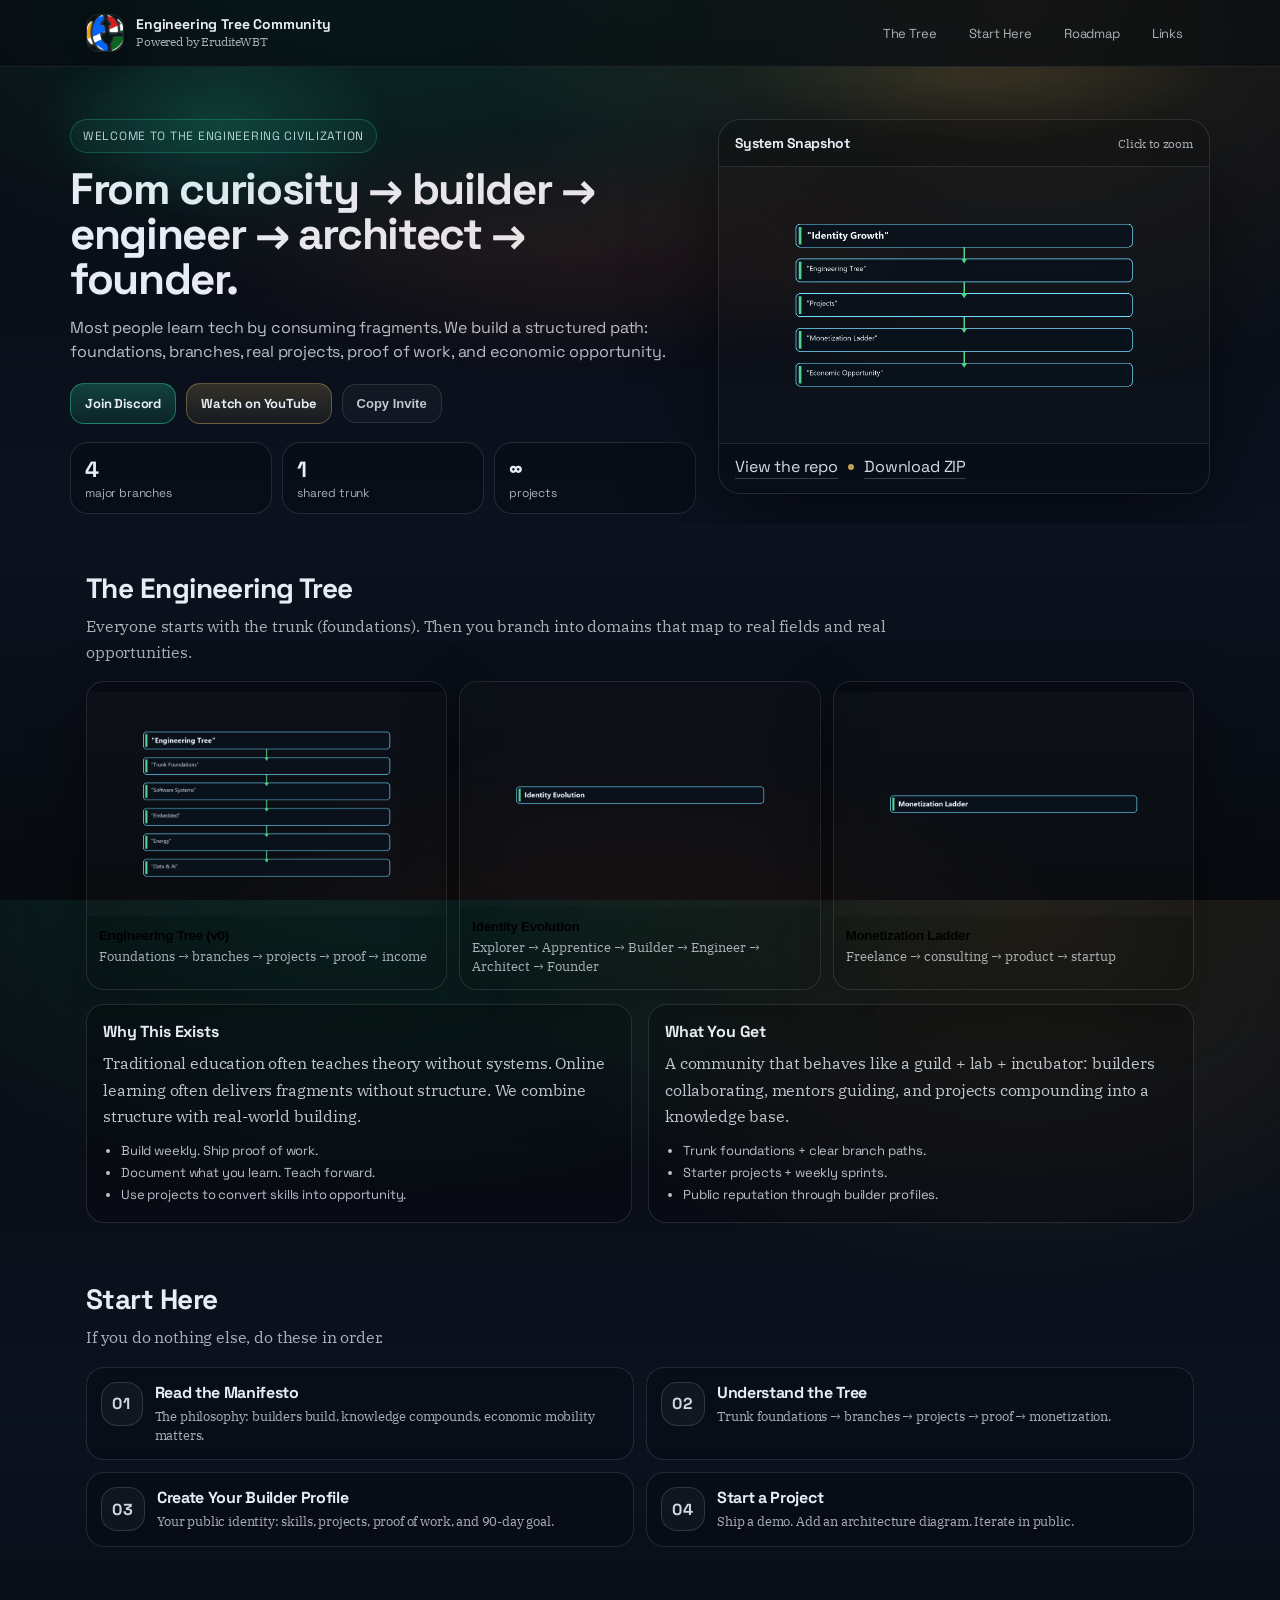
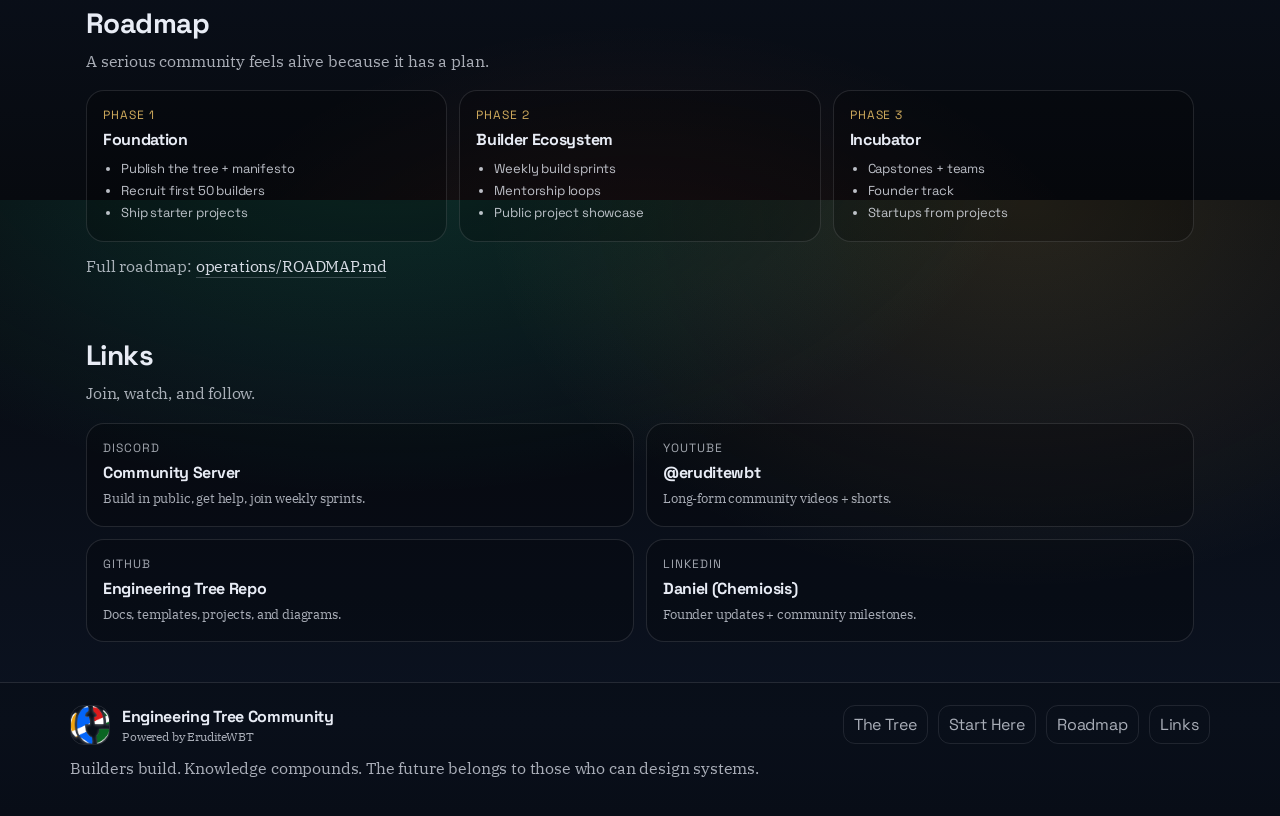
<file: docs/index.html>
<!doctype html>
<html lang="en">
  <head>
    <meta charset="utf-8" />
    <meta name="viewport" content="width=device-width, initial-scale=1" />
    <meta
      name="description"
      content="Engineering Tree Community — a builder ecosystem transforming curiosity into engineering power and income. Powered by EruditeWBT."
    />

    <title>Engineering Tree Community | Powered by EruditeWBT</title>

    <meta property="og:title" content="Engineering Tree Community" />
    <meta
      property="og:description"
      content="A builder ecosystem transforming curiosity into engineering power and income. Powered by EruditeWBT."
    />
    <meta property="og:type" content="website" />

    <link rel="icon" href="assets/eruditewbt_logo.jpg" />
    <link rel="preconnect" href="https://fonts.googleapis.com" />
    <link rel="preconnect" href="https://fonts.gstatic.com" crossorigin />
    <link
      href="https://fonts.googleapis.com/css2?family=Space+Grotesk:wght@400;600;700&family=IBM+Plex+Serif:wght@400;600&display=swap"
      rel="stylesheet"
    />

    <link rel="stylesheet" href="styles.css" />
  </head>
  <body>
    <a class="skip" href="#main">Skip to content</a>

    <header class="top">
      <div class="top__inner">
        <div class="brand">
          <img class="brand__logo" src="assets/eruditewbt_logo.jpg" alt="EruditeWBT logo" />
          <div class="brand__text">
            <div class="brand__name">Engineering Tree Community</div>
            <div class="brand__sub">Powered by EruditeWBT</div>
          </div>
        </div>

        <nav class="nav" aria-label="Primary">
          <a class="nav__link" href="#tree">The Tree</a>
          <a class="nav__link" href="#start">Start Here</a>
          <a class="nav__link" href="#roadmap">Roadmap</a>
          <a class="nav__link" href="#links">Links</a>
        </nav>
      </div>
    </header>

    <main id="main" class="main">
      <section class="hero">
        <div class="hero__bg" aria-hidden="true"></div>
        <div class="hero__grid">
          <div class="hero__copy">
            <p class="eyebrow">Welcome to the Engineering Civilization</p>
            <h1 class="hero__title">
              From curiosity → builder → engineer → architect → founder.
            </h1>
            <p class="hero__lede">
              Most people learn tech by consuming fragments. We build a structured path: foundations,
              branches, real projects, proof of work, and economic opportunity.
            </p>

            <div class="cta">
              <a class="btn btn--primary" href="https://discord.gg/8e4bQNknA" target="_blank" rel="noreferrer">
                Join Discord
              </a>
              <a class="btn btn--ghost" href="https://www.youtube.com/@eruditewbt" target="_blank" rel="noreferrer">
                Watch on YouTube
              </a>
              <button class="btn btn--quiet" type="button" data-copy="https://discord.gg/8e4bQNknA">
                Copy Invite
              </button>
            </div>

            <div class="stats">
              <div class="stat">
                <div class="stat__n">4</div>
                <div class="stat__k">major branches</div>
              </div>
              <div class="stat">
                <div class="stat__n">1</div>
                <div class="stat__k">shared trunk</div>
              </div>
              <div class="stat">
                <div class="stat__n">∞</div>
                <div class="stat__k">projects</div>
              </div>
            </div>
          </div>

          <div class="hero__panel">
            <div class="panel">
              <div class="panel__head">
                <div class="panel__title">System Snapshot</div>
                <div class="panel__hint">Click to zoom</div>
              </div>
              <button class="panel__img" type="button" data-modal-img="assets/diagrams/combined_system_diagram.png">
                <img
                  src="assets/diagrams/combined_system_diagram.png"
                  alt="Combined system diagram preview"
                  loading="lazy"
                />
              </button>
              <div class="panel__foot">
                <a
                  class="inline"
                  href="https://github.com/eruditewbt/engineering-tree-community_repo"
                  target="_blank"
                  rel="noreferrer"
                >
                  View the repo
                </a>
                <span class="dot" aria-hidden="true"></span>
                <a
                  class="inline"
                  href="https://github.com/eruditewbt/engineering-tree-community_repo/archive/refs/heads/main.zip"
                  target="_blank"
                  rel="noreferrer"
                >
                  Download ZIP
                </a>
              </div>
            </div>
          </div>
        </div>
      </section>

      <section class="section" id="tree">
        <div class="section__head">
          <h2 class="section__title">The Engineering Tree</h2>
          <p class="section__sub">
            Everyone starts with the trunk (foundations). Then you branch into domains that map to real fields and real
            opportunities.
          </p>
        </div>

        <div class="gallery">
          <button class="card" type="button" data-modal-img="assets/diagrams/engineering_tree_styled.png">
            <img src="assets/diagrams/engineering_tree_styled.png" alt="Engineering tree diagram" loading="lazy" />
            <div class="card__meta">
              <div class="card__t">Engineering Tree (v0)</div>
              <div class="card__d">Foundations → branches → projects → proof → income</div>
            </div>
          </button>

          <button class="card" type="button" data-modal-img="assets/diagrams/identity_evolution.png">
            <img src="assets/diagrams/identity_evolution.png" alt="Identity evolution diagram" loading="lazy" />
            <div class="card__meta">
              <div class="card__t">Identity Evolution</div>
              <div class="card__d">Explorer → Apprentice → Builder → Engineer → Architect → Founder</div>
            </div>
          </button>

          <button class="card" type="button" data-modal-img="assets/diagrams/monetization_ladder.png">
            <img src="assets/diagrams/monetization_ladder.png" alt="Monetization ladder diagram" loading="lazy" />
            <div class="card__meta">
              <div class="card__t">Monetization Ladder</div>
              <div class="card__d">Freelance → consulting → product → startup</div>
            </div>
          </button>
        </div>

        <div class="split">
          <div class="split__col">
            <h3 class="h3">Why This Exists</h3>
            <p class="p">
              Traditional education often teaches theory without systems. Online learning often delivers fragments without
              structure. We combine structure with real-world building.
            </p>
            <ul class="list">
              <li>Build weekly. Ship proof of work.</li>
              <li>Document what you learn. Teach forward.</li>
              <li>Use projects to convert skills into opportunity.</li>
            </ul>
          </div>
          <div class="split__col">
            <h3 class="h3">What You Get</h3>
            <p class="p">
              A community that behaves like a guild + lab + incubator: builders collaborating, mentors guiding, and projects
              compounding into a knowledge base.
            </p>
            <ul class="list">
              <li>Trunk foundations + clear branch paths.</li>
              <li>Starter projects + weekly sprints.</li>
              <li>Public reputation through builder profiles.</li>
            </ul>
          </div>
        </div>
      </section>

      <section class="section" id="start">
        <div class="section__head">
          <h2 class="section__title">Start Here</h2>
          <p class="section__sub">If you do nothing else, do these in order.</p>
        </div>

        <div class="steps">
          <a
            class="step"
            href="https://github.com/eruditewbt/engineering-tree-community_repo/blob/main/manifesto/BUILDER_MANIFESTO.md"
            target="_blank"
            rel="noreferrer"
          >
            <div class="step__n">01</div>
            <div class="step__b">
              <div class="step__t">Read the Manifesto</div>
              <div class="step__d">The philosophy: builders build, knowledge compounds, economic mobility matters.</div>
            </div>
          </a>

          <a
            class="step"
            href="https://github.com/eruditewbt/engineering-tree-community_repo/blob/main/tree_v0/ENGINEERING_TREE_V0.md"
            target="_blank"
            rel="noreferrer"
          >
            <div class="step__n">02</div>
            <div class="step__b">
              <div class="step__t">Understand the Tree</div>
              <div class="step__d">Trunk foundations → branches → projects → proof → monetization.</div>
            </div>
          </a>

          <a
            class="step"
            href="https://github.com/eruditewbt/engineering-tree-community_repo/blob/main/builders/profile_template.md"
            target="_blank"
            rel="noreferrer"
          >
            <div class="step__n">03</div>
            <div class="step__b">
              <div class="step__t">Create Your Builder Profile</div>
              <div class="step__d">Your public identity: skills, projects, proof of work, and 90-day goal.</div>
            </div>
          </a>

          <a
            class="step"
            href="https://github.com/eruditewbt/engineering-tree-community_repo/blob/main/projects/project_template.md"
            target="_blank"
            rel="noreferrer"
          >
            <div class="step__n">04</div>
            <div class="step__b">
              <div class="step__t">Start a Project</div>
              <div class="step__d">Ship a demo. Add an architecture diagram. Iterate in public.</div>
            </div>
          </a>
        </div>
      </section>

      <section class="section" id="roadmap">
        <div class="section__head">
          <h2 class="section__title">Roadmap</h2>
          <p class="section__sub">A serious community feels alive because it has a plan.</p>
        </div>

        <div class="roadmap">
          <div class="roadmap__card">
            <div class="roadmap__k">Phase 1</div>
            <div class="roadmap__t">Foundation</div>
            <ul class="list">
              <li>Publish the tree + manifesto</li>
              <li>Recruit first 50 builders</li>
              <li>Ship starter projects</li>
            </ul>
          </div>
          <div class="roadmap__card">
            <div class="roadmap__k">Phase 2</div>
            <div class="roadmap__t">Builder Ecosystem</div>
            <ul class="list">
              <li>Weekly build sprints</li>
              <li>Mentorship loops</li>
              <li>Public project showcase</li>
            </ul>
          </div>
          <div class="roadmap__card">
            <div class="roadmap__k">Phase 3</div>
            <div class="roadmap__t">Incubator</div>
            <ul class="list">
              <li>Capstones + teams</li>
              <li>Founder track</li>
              <li>Startups from projects</li>
            </ul>
          </div>
        </div>

        <p class="small">
          Full roadmap:
          <a
            class="inline"
            href="https://github.com/eruditewbt/engineering-tree-community_repo/blob/main/operations/ROADMAP.md"
            target="_blank"
            rel="noreferrer"
            >operations/ROADMAP.md</a
          >
        </p>
      </section>

      <section class="section" id="links">
        <div class="section__head">
          <h2 class="section__title">Links</h2>
          <p class="section__sub">Join, watch, and follow.</p>
        </div>

        <div class="links">
          <a class="linkcard" href="https://discord.gg/8e4bQNknA" target="_blank" rel="noreferrer">
            <div class="linkcard__k">Discord</div>
            <div class="linkcard__t">Community Server</div>
            <div class="linkcard__d">Build in public, get help, join weekly sprints.</div>
          </a>

          <a class="linkcard" href="https://www.youtube.com/@eruditewbt" target="_blank" rel="noreferrer">
            <div class="linkcard__k">YouTube</div>
            <div class="linkcard__t">@eruditewbt</div>
            <div class="linkcard__d">Long-form community videos + shorts.</div>
          </a>

          <a
            class="linkcard"
            href="https://github.com/eruditewbt/engineering-tree-community_repo"
            target="_blank"
            rel="noreferrer"
          >
            <div class="linkcard__k">GitHub</div>
            <div class="linkcard__t">Engineering Tree Repo</div>
            <div class="linkcard__d">Docs, templates, projects, and diagrams.</div>
          </a>

          <a
            class="linkcard"
            href="https://www.linkedin.com/in/chemiosis-daniel-34542826a"
            target="_blank"
            rel="noreferrer"
          >
            <div class="linkcard__k">LinkedIn</div>
            <div class="linkcard__t">Daniel (Chemiosis)</div>
            <div class="linkcard__d">Founder updates + community milestones.</div>
          </a>
        </div>
      </section>

      <footer class="foot">
        <div class="foot__inner">
          <div class="foot__left">
            <div class="foot__brand">
              <img class="foot__logo" src="assets/eruditewbt_logo.jpg" alt="" />
              <div>
                <div class="foot__title">Engineering Tree Community</div>
                <div class="foot__sub">Powered by EruditeWBT</div>
              </div>
            </div>
            <div class="foot__fine">
              Builders build. Knowledge compounds. The future belongs to those who can design systems.
            </div>
          </div>
          <div class="foot__right">
            <a class="foot__link" href="#tree">The Tree</a>
            <a class="foot__link" href="#start">Start Here</a>
            <a class="foot__link" href="#roadmap">Roadmap</a>
            <a class="foot__link" href="#links">Links</a>
          </div>
        </div>
      </footer>
    </main>

    <dialog class="modal" id="modal">
      <form method="dialog" class="modal__frame">
        <button class="modal__close" aria-label="Close">Close</button>
        <img id="modalImg" class="modal__img" alt="" />
      </form>
    </dialog>

    <div class="toast" id="toast" role="status" aria-live="polite" aria-atomic="true"></div>

    <script src="app.js"></script>
  </body>
</html>
</file>
<file: docs/styles.css>
:root {
  --bg0: #070a0f;
  --bg1: #0b1220;
  --ink: #e8ecf5;
  --muted: rgba(232, 236, 245, 0.72);
  --faint: rgba(232, 236, 245, 0.12);
  --line: rgba(232, 236, 245, 0.14);

  --mint: #27d0a0;
  --gold: #f1c66a;
  --ember: #ff6a3d;

  --shadow: 0 28px 80px rgba(0, 0, 0, 0.5);
  --radius: 18px;

  --sans: "Space Grotesk", ui-sans-serif, system-ui, -apple-system, Segoe UI, Roboto, Helvetica, Arial,
    "Apple Color Emoji", "Segoe UI Emoji";
  --serif: "IBM Plex Serif", ui-serif, Georgia, "Times New Roman", Times, serif;
}

* {
  box-sizing: border-box;
}

html,
body {
  height: 100%;
}

body {
  margin: 0;
  color: var(--ink);
  background: radial-gradient(1200px 700px at 30% -10%, rgba(39, 208, 160, 0.2), transparent 55%),
    radial-gradient(900px 650px at 80% 0%, rgba(241, 198, 106, 0.14), transparent 60%),
    radial-gradient(900px 650px at 50% 120%, rgba(255, 106, 61, 0.12), transparent 55%),
    linear-gradient(180deg, var(--bg0), var(--bg1) 58%, #070a0f);
  font-family: var(--sans);
  letter-spacing: -0.01em;
}

a {
  color: inherit;
}

.skip {
  position: absolute;
  left: -9999px;
  top: auto;
  width: 1px;
  height: 1px;
  overflow: hidden;
}

.skip:focus {
  left: 16px;
  top: 12px;
  width: auto;
  height: auto;
  padding: 10px 12px;
  background: rgba(0, 0, 0, 0.85);
  border: 1px solid var(--line);
  border-radius: 10px;
  z-index: 200;
}

.top {
  position: sticky;
  top: 0;
  z-index: 40;
  backdrop-filter: blur(12px);
  background: rgba(7, 10, 15, 0.55);
  border-bottom: 1px solid rgba(232, 236, 245, 0.08);
}

.top__inner {
  max-width: 1140px;
  margin: 0 auto;
  padding: 14px 16px;
  display: flex;
  align-items: center;
  justify-content: space-between;
  gap: 14px;
}

.brand {
  display: flex;
  align-items: center;
  gap: 12px;
  min-width: 260px;
}

.brand__logo {
  width: 38px;
  height: 38px;
  border-radius: 12px;
  box-shadow: 0 8px 30px rgba(0, 0, 0, 0.4);
  border: 1px solid rgba(255, 255, 255, 0.1);
  object-fit: cover;
}

.brand__name {
  font-weight: 700;
  font-size: 14px;
  line-height: 1.1;
}

.brand__sub {
  font-family: var(--serif);
  color: var(--muted);
  font-size: 12px;
  margin-top: 2px;
}

.nav {
  display: flex;
  gap: 10px;
  align-items: center;
  flex-wrap: wrap;
  justify-content: flex-end;
}

.nav__link {
  text-decoration: none;
  color: var(--muted);
  font-size: 13px;
  padding: 9px 10px;
  border-radius: 12px;
  border: 1px solid transparent;
  transition: border 160ms ease, background 160ms ease, color 160ms ease;
}

.nav__link:hover {
  background: rgba(232, 236, 245, 0.06);
  border-color: rgba(232, 236, 245, 0.12);
  color: var(--ink);
}

.main {
  display: block;
}

.hero {
  position: relative;
  padding: 52px 16px 10px;
  overflow: hidden;
}

.hero__bg {
  position: absolute;
  inset: -120px -120px auto -120px;
  height: 520px;
  background: radial-gradient(closest-side at 22% 34%, rgba(39, 208, 160, 0.2), transparent 55%),
    radial-gradient(closest-side at 72% 24%, rgba(241, 198, 106, 0.12), transparent 60%),
    radial-gradient(closest-side at 46% 58%, rgba(255, 106, 61, 0.1), transparent 60%);
  filter: blur(10px);
  opacity: 0.95;
  pointer-events: none;
  transform: translate3d(0, 0, 0);
  animation: drift 16s ease-in-out infinite alternate;
}

@keyframes drift {
  from {
    transform: translate3d(-10px, 0px, 0) scale(1);
  }
  to {
    transform: translate3d(10px, 8px, 0) scale(1.02);
  }
}

.hero__grid {
  max-width: 1140px;
  margin: 0 auto;
  display: grid;
  grid-template-columns: 1.12fr 0.88fr;
  gap: 22px;
  align-items: start;
}

.eyebrow {
  display: inline-flex;
  align-items: center;
  gap: 10px;
  margin: 0 0 14px;
  padding: 8px 12px;
  border-radius: 999px;
  border: 1px solid rgba(39, 208, 160, 0.28);
  background: rgba(39, 208, 160, 0.06);
  color: rgba(232, 236, 245, 0.86);
  font-size: 12px;
  letter-spacing: 0.06em;
  text-transform: uppercase;
}

.hero__title {
  font-size: 44px;
  line-height: 1.02;
  letter-spacing: -0.03em;
  margin: 0;
}

.hero__lede {
  margin: 14px 0 18px;
  max-width: 60ch;
  color: rgba(232, 236, 245, 0.8);
  font-size: 16px;
  line-height: 1.55;
}

.cta {
  display: flex;
  gap: 10px;
  flex-wrap: wrap;
  align-items: center;
}

.btn {
  appearance: none;
  cursor: pointer;
  text-decoration: none;
  border-radius: 14px;
  padding: 11px 14px;
  font-weight: 700;
  font-size: 13px;
  border: 1px solid rgba(232, 236, 245, 0.14);
  background: rgba(232, 236, 245, 0.06);
  color: var(--ink);
  transition: transform 160ms ease, background 160ms ease, border 160ms ease;
}

.btn:hover {
  transform: translateY(-1px);
  background: rgba(232, 236, 245, 0.09);
  border-color: rgba(232, 236, 245, 0.22);
}

.btn--primary {
  border-color: rgba(39, 208, 160, 0.45);
  background: linear-gradient(180deg, rgba(39, 208, 160, 0.26), rgba(39, 208, 160, 0.1));
}

.btn--primary:hover {
  background: linear-gradient(180deg, rgba(39, 208, 160, 0.32), rgba(39, 208, 160, 0.12));
}

.btn--ghost {
  border-color: rgba(241, 198, 106, 0.32);
  background: linear-gradient(180deg, rgba(241, 198, 106, 0.18), rgba(241, 198, 106, 0.06));
}

.btn--quiet {
  border-color: rgba(232, 236, 245, 0.12);
  background: rgba(232, 236, 245, 0.03);
  color: rgba(232, 236, 245, 0.82);
}

.stats {
  display: grid;
  grid-template-columns: repeat(3, minmax(0, 1fr));
  gap: 10px;
  margin-top: 18px;
}

.stat {
  border-radius: var(--radius);
  border: 1px solid rgba(232, 236, 245, 0.12);
  background: rgba(0, 0, 0, 0.22);
  padding: 12px 14px;
}

.stat__n {
  font-size: 22px;
  font-weight: 800;
  letter-spacing: -0.02em;
}

.stat__k {
  margin-top: 2px;
  color: var(--muted);
  font-size: 12px;
}

.hero__panel {
  position: relative;
}

.panel {
  border-radius: 22px;
  border: 1px solid rgba(232, 236, 245, 0.12);
  background: rgba(0, 0, 0, 0.22);
  box-shadow: var(--shadow);
  overflow: hidden;
}

.panel__head {
  padding: 14px 16px;
  display: flex;
  justify-content: space-between;
  align-items: baseline;
  gap: 12px;
  border-bottom: 1px solid rgba(232, 236, 245, 0.12);
}

.panel__title {
  font-weight: 800;
  letter-spacing: -0.02em;
  font-size: 14px;
}

.panel__hint {
  color: var(--muted);
  font-size: 12px;
  font-family: var(--serif);
}

.panel__img {
  width: 100%;
  padding: 0;
  border: 0;
  background: transparent;
  cursor: zoom-in;
  display: block;
}

.panel__img img {
  width: 100%;
  display: block;
  background: rgba(255, 255, 255, 0.02);
}

.panel__foot {
  padding: 12px 16px 14px;
  display: flex;
  gap: 10px;
  align-items: center;
  color: rgba(232, 236, 245, 0.86);
  border-top: 1px solid rgba(232, 236, 245, 0.12);
}

.inline {
  color: rgba(232, 236, 245, 0.92);
  text-decoration: none;
  border-bottom: 1px solid rgba(232, 236, 245, 0.22);
  padding-bottom: 1px;
}

.inline:hover {
  border-bottom-color: rgba(39, 208, 160, 0.5);
}

.dot {
  width: 6px;
  height: 6px;
  border-radius: 999px;
  background: rgba(241, 198, 106, 0.8);
  display: inline-block;
}

.section {
  max-width: 1140px;
  margin: 0 auto;
  padding: 46px 16px 12px;
}

.section__head {
  display: grid;
  gap: 8px;
  margin-bottom: 16px;
}

.section__title {
  margin: 0;
  font-size: 28px;
  letter-spacing: -0.02em;
}

.section__sub {
  margin: 0;
  color: var(--muted);
  max-width: 80ch;
  line-height: 1.6;
  font-family: var(--serif);
}

.gallery {
  display: grid;
  grid-template-columns: repeat(3, minmax(0, 1fr));
  gap: 12px;
}

.card {
  padding: 0;
  border: 1px solid rgba(232, 236, 245, 0.12);
  background: rgba(0, 0, 0, 0.22);
  border-radius: var(--radius);
  overflow: hidden;
  cursor: zoom-in;
  box-shadow: 0 18px 55px rgba(0, 0, 0, 0.35);
  transition: transform 180ms ease, border 180ms ease, background 180ms ease;
  text-align: left;
}

.card:hover {
  transform: translateY(-2px);
  background: rgba(0, 0, 0, 0.28);
  border-color: rgba(39, 208, 160, 0.26);
}

.card img {
  display: block;
  width: 100%;
  aspect-ratio: 16 / 10;
  object-fit: contain;
  background: rgba(255, 255, 255, 0.02);
}

.card__meta {
  padding: 12px 12px 14px;
}

.card__t {
  font-weight: 800;
  letter-spacing: -0.02em;
  margin-bottom: 4px;
}

.card__d {
  color: var(--muted);
  font-family: var(--serif);
  font-size: 12.5px;
  line-height: 1.5;
}

.split {
  display: grid;
  grid-template-columns: repeat(2, minmax(0, 1fr));
  gap: 16px;
  margin-top: 14px;
}

.split__col {
  border: 1px solid rgba(232, 236, 245, 0.12);
  border-radius: var(--radius);
  background: rgba(0, 0, 0, 0.22);
  padding: 16px;
}

.h3 {
  margin: 0 0 8px;
  font-size: 16px;
  letter-spacing: -0.01em;
}

.p {
  margin: 0 0 10px;
  color: rgba(232, 236, 245, 0.82);
  line-height: 1.65;
  font-family: var(--serif);
}

.list {
  margin: 0;
  padding-left: 18px;
  color: rgba(232, 236, 245, 0.8);
  line-height: 1.7;
  font-size: 13px;
}

.steps {
  display: grid;
  grid-template-columns: repeat(2, minmax(0, 1fr));
  gap: 12px;
}

.step {
  display: flex;
  gap: 12px;
  text-decoration: none;
  border: 1px solid rgba(232, 236, 245, 0.12);
  border-radius: var(--radius);
  background: rgba(0, 0, 0, 0.22);
  padding: 14px;
  transition: transform 180ms ease, border 180ms ease, background 180ms ease;
}

.step:hover {
  transform: translateY(-2px);
  border-color: rgba(241, 198, 106, 0.25);
  background: rgba(0, 0, 0, 0.27);
}

.step__n {
  width: 44px;
  height: 44px;
  border-radius: 16px;
  border: 1px solid rgba(232, 236, 245, 0.14);
  background: rgba(232, 236, 245, 0.04);
  display: grid;
  place-items: center;
  font-weight: 900;
  letter-spacing: 0.06em;
  color: rgba(232, 236, 245, 0.9);
}

.step__t {
  font-weight: 900;
  letter-spacing: -0.02em;
}

.step__d {
  color: var(--muted);
  font-family: var(--serif);
  font-size: 12.5px;
  line-height: 1.55;
  margin-top: 4px;
}

.roadmap {
  display: grid;
  grid-template-columns: repeat(3, minmax(0, 1fr));
  gap: 12px;
}

.roadmap__card {
  border: 1px solid rgba(232, 236, 245, 0.12);
  border-radius: var(--radius);
  background: rgba(0, 0, 0, 0.22);
  padding: 16px;
}

.roadmap__k {
  font-size: 12px;
  letter-spacing: 0.08em;
  text-transform: uppercase;
  color: rgba(241, 198, 106, 0.86);
  margin-bottom: 6px;
}

.roadmap__t {
  font-weight: 900;
  letter-spacing: -0.02em;
  margin-bottom: 8px;
}

.small {
  margin: 12px 0 0;
  color: var(--muted);
  font-family: var(--serif);
  line-height: 1.6;
}

.links {
  display: grid;
  grid-template-columns: repeat(2, minmax(0, 1fr));
  gap: 12px;
}

.linkcard {
  text-decoration: none;
  border: 1px solid rgba(232, 236, 245, 0.12);
  border-radius: var(--radius);
  background: rgba(0, 0, 0, 0.22);
  padding: 16px;
  transition: transform 180ms ease, border 180ms ease, background 180ms ease;
}

.linkcard:hover {
  transform: translateY(-2px);
  border-color: rgba(39, 208, 160, 0.24);
  background: rgba(0, 0, 0, 0.27);
}

.linkcard__k {
  color: rgba(232, 236, 245, 0.68);
  letter-spacing: 0.08em;
  text-transform: uppercase;
  font-size: 12px;
  margin-bottom: 6px;
}

.linkcard__t {
  font-weight: 900;
  letter-spacing: -0.02em;
  margin-bottom: 6px;
}

.linkcard__d {
  color: var(--muted);
  font-family: var(--serif);
  line-height: 1.6;
  font-size: 13px;
}

.foot {
  border-top: 1px solid rgba(232, 236, 245, 0.12);
  margin-top: 28px;
  padding: 22px 16px 34px;
  background: rgba(0, 0, 0, 0.18);
}

.foot__inner {
  max-width: 1140px;
  margin: 0 auto;
  display: flex;
  justify-content: space-between;
  align-items: flex-start;
  gap: 18px;
}

.foot__brand {
  display: flex;
  align-items: center;
  gap: 12px;
}

.foot__logo {
  width: 40px;
  height: 40px;
  border-radius: 14px;
  border: 1px solid rgba(255, 255, 255, 0.1);
  object-fit: cover;
}

.foot__title {
  font-weight: 900;
  letter-spacing: -0.02em;
}

.foot__sub {
  color: var(--muted);
  font-family: var(--serif);
  margin-top: 2px;
  font-size: 12px;
}

.foot__fine {
  margin-top: 10px;
  color: rgba(232, 236, 245, 0.72);
  font-family: var(--serif);
  line-height: 1.65;
  max-width: 70ch;
}

.foot__right {
  display: flex;
  gap: 10px;
  flex-wrap: wrap;
  justify-content: flex-end;
}

.foot__link {
  color: rgba(232, 236, 245, 0.72);
  text-decoration: none;
  border: 1px solid rgba(232, 236, 245, 0.1);
  padding: 8px 10px;
  border-radius: 12px;
}

.foot__link:hover {
  color: rgba(232, 236, 245, 0.95);
  border-color: rgba(232, 236, 245, 0.18);
}

.modal {
  border: 0;
  padding: 0;
  width: min(1100px, calc(100vw - 28px));
  background: transparent;
}

.modal::backdrop {
  background: rgba(0, 0, 0, 0.75);
  backdrop-filter: blur(6px);
}

.modal__frame {
  border-radius: 18px;
  background: rgba(7, 10, 15, 0.9);
  border: 1px solid rgba(232, 236, 245, 0.14);
  padding: 12px;
  box-shadow: var(--shadow);
}

.modal__close {
  appearance: none;
  border: 1px solid rgba(232, 236, 245, 0.14);
  background: rgba(232, 236, 245, 0.06);
  color: rgba(232, 236, 245, 0.9);
  border-radius: 12px;
  padding: 10px 12px;
  font-weight: 800;
  cursor: pointer;
}

.modal__close:hover {
  border-color: rgba(39, 208, 160, 0.3);
}

.modal__img {
  display: block;
  width: 100%;
  margin-top: 10px;
  border-radius: 12px;
  background: rgba(255, 255, 255, 0.02);
}

.toast {
  position: fixed;
  right: 16px;
  bottom: 16px;
  padding: 10px 12px;
  border-radius: 14px;
  border: 1px solid rgba(232, 236, 245, 0.14);
  background: rgba(0, 0, 0, 0.55);
  color: rgba(232, 236, 245, 0.92);
  backdrop-filter: blur(10px);
  transform: translateY(10px);
  opacity: 0;
  pointer-events: none;
  transition: opacity 160ms ease, transform 160ms ease;
  max-width: min(360px, calc(100vw - 32px));
  font-weight: 700;
  font-size: 13px;
}

.toast.is-on {
  opacity: 1;
  transform: translateY(0);
}

@media (max-width: 980px) {
  .hero__grid {
    grid-template-columns: 1fr;
  }

  .brand {
    min-width: 0;
  }

  .nav {
    display: none;
  }

  .hero__title {
    font-size: 38px;
  }

  .gallery {
    grid-template-columns: 1fr;
  }

  .split {
    grid-template-columns: 1fr;
  }

  .steps {
    grid-template-columns: 1fr;
  }

  .roadmap {
    grid-template-columns: 1fr;
  }

  .links {
    grid-template-columns: 1fr;
  }

  .foot__inner {
    flex-direction: column;
  }

  .foot__right {
    justify-content: flex-start;
  }
}

@media (prefers-reduced-motion: reduce) {
  .hero__bg {
    animation: none;
  }

  .btn,
  .card,
  .step,
  .linkcard {
    transition: none;
  }
}
</file>
